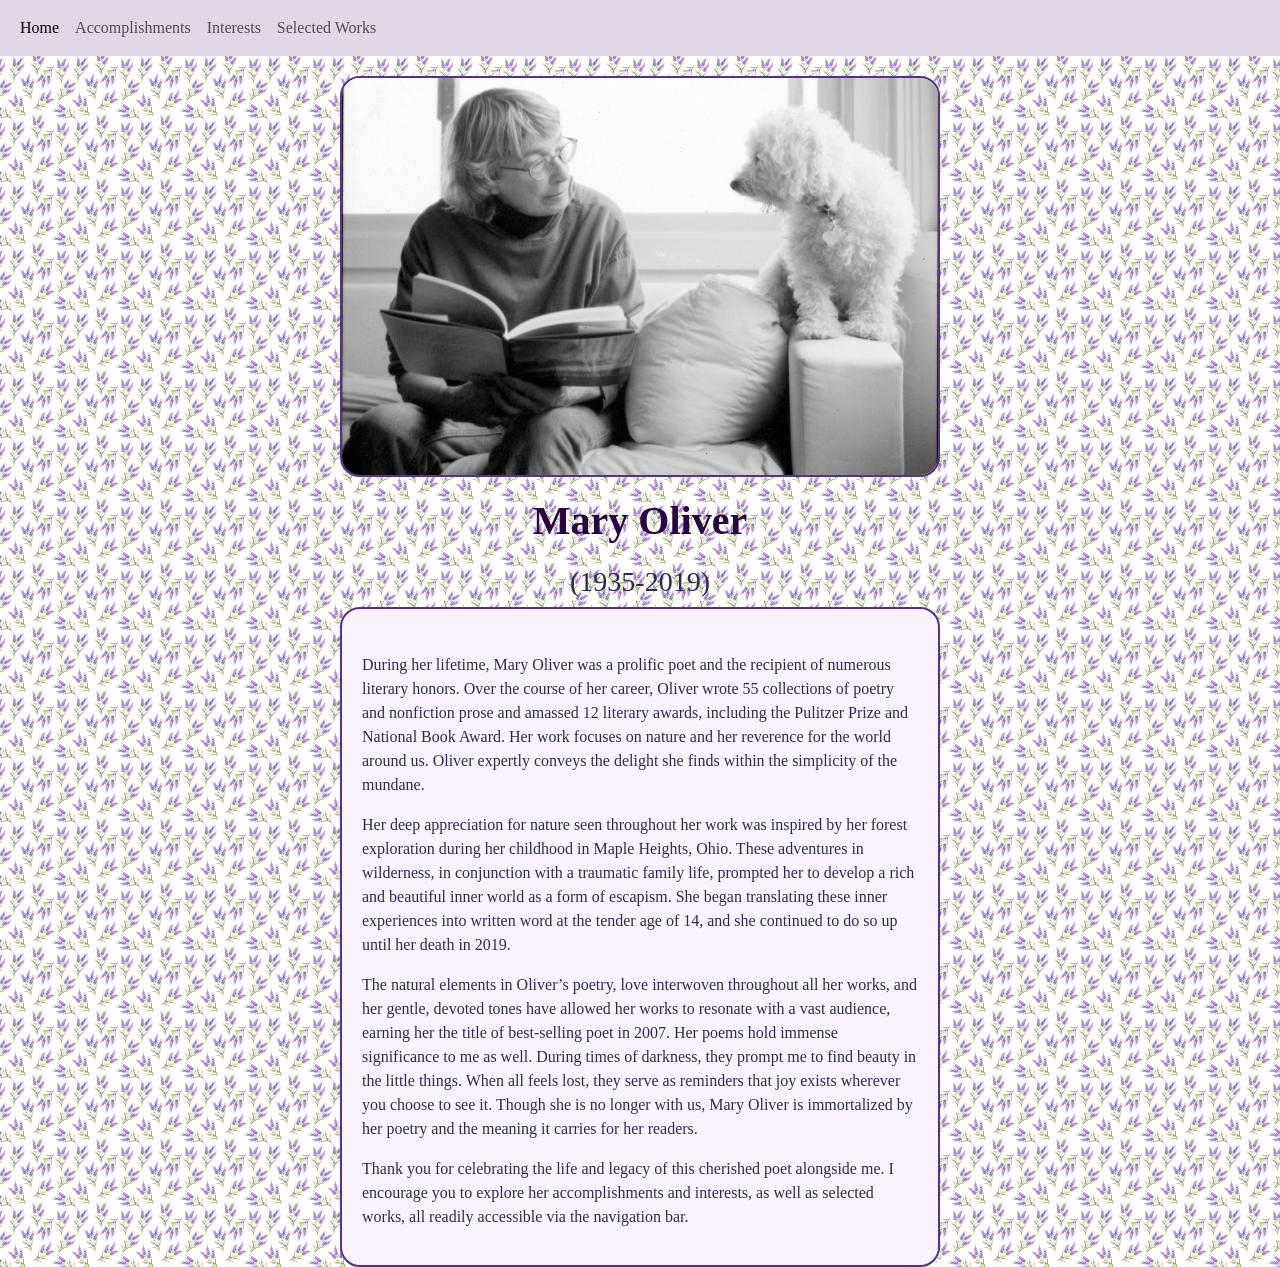
<file: index.html>
<!doctype html>
<html lang="en">

<head>
    <meta charset="utf-8">
    <meta name="viewport" content="width=device-width, initial-scale=1">
    <title>The Life of Mary Oliver</title>
    <link href="https://cdn.jsdelivr.net/npm/bootstrap@5.3.8/dist/css/bootstrap.min.css" rel="stylesheet" integrity="sha384-sRIl4kxILFvY47J16cr9ZwB07vP4J8+LH7qKQnuqkuIAvNWLzeN8tE5YBujZqJLB" crossorigin="anonymous">
        <link rel="stylesheet" href="styles/style.css">
</head>

<body>

    <nav class="navbar sticky-top navbar-expand-lg">
        <div class="container-fluid">
            <button class="navbar-toggler" type="button" data-bs-toggle="collapse"
                data-bs-target="#navbarSupportedContent" aria-controls="navbarSupportedContent" aria-expanded="false"
                aria-label="Toggle navigation">
                <span class="navbar-toggler-icon"></span>
            </button>
            <div class="collapse navbar-collapse" id="navbarSupportedContent">
                <ul class="navbar-nav me-auto mb-2 mb-lg-0">
                    <li class="nav-item">
                        <a class="nav-link active" aria-current="page" href="/index.html">Home</a>
                    </li>
                    <li class="nav-item">
                        <a class="nav-link" href="/accomplishments.html">Accomplishments</a>
                    </li>
                    <li class="nav-item">
                        <a class="nav-link" href="/interests.html">Interests</a>
                    </li>
                    <li class="nav-item">
                        <a class="nav-link" href="poems.html">Selected Works</a>
                    </li>
            </div>
        </div>
    </nav>

    <div class="container">
        <div class="row">
            <div class="col centered">
                <img class="header-img" src="/assets/maryoliverwithdog.jpeg"
                    alt="Image of an elderly Mary Oliver reading with a dog beside her">
            </div>
        </div>
    </div>
    <div class="container">
        <div class="row">
            <div class="col centered">
                <br>
                <h1>Mary Oliver</h1>
            </div>
        </div>
    <div class="container">
        <div class="row">
            <div class="col centered">
                <h3>(1935-2019)</h3><br>
            </div>
        </div>
    </div>
        <div class="container centered">
            <div class="row">
                <div class="col innerStyle"><br>
                    <p>
                        During her lifetime, Mary Oliver was a prolific poet and the recipient of numerous literary
                        honors. Over the course of her career, Oliver wrote 55 collections of poetry and nonfiction
                        prose and amassed 12 literary awards, including the Pulitzer Prize and National Book Award.
                        Her work focuses on nature and her reverence for the world around us. Oliver expertly
                        conveys the delight she finds within the simplicity of the mundane.
                    </p>
                    <p>
                        Her deep appreciation for nature seen throughout her work was inspired by her forest
                        exploration during her childhood in Maple Heights, Ohio. These adventures in wilderness, in
                        conjunction with a traumatic family life, prompted her to develop a rich and beautiful inner
                        world as a form of escapism. She began translating these inner experiences into written word
                        at the tender age of 14, and she continued to do so up until her death in 2019.
                    </p>
                    <p>
                        The natural elements in Oliver’s poetry, love interwoven throughout all her works, and her
                        gentle, devoted tones have allowed her works to resonate with a vast audience, earning her
                        the title of best-selling poet in 2007. Her poems hold immense significance to me as well.
                        During times of darkness, they prompt me to find beauty in the little things. When all feels
                        lost, they serve as reminders that joy exists wherever you choose to see it. Though she is
                        no longer with us, Mary Oliver is immortalized by her poetry and the meaning it carries for
                        her readers.
                    </p>
                    <p>
                        Thank you for celebrating the life and legacy of this cherished poet alongside me. I
                        encourage you to explore her accomplishments and interests, as well as selected works, all
                        readily accessible via the navigation bar.
                    </p>
                </div>
            </div>
        </div>
    </div>
    <script src="https://cdn.jsdelivr.net/npm/bootstrap@5.3.8/dist/js/bootstrap.bundle.min.js" integrity="sha384-FKyoEForCGlyvwx9Hj09JcYn3nv7wiPVlz7YYwJrWVcXK/BmnVDxM+D2scQbITxI" crossorigin="anonymous"></script>
</body>

</html>
</file>
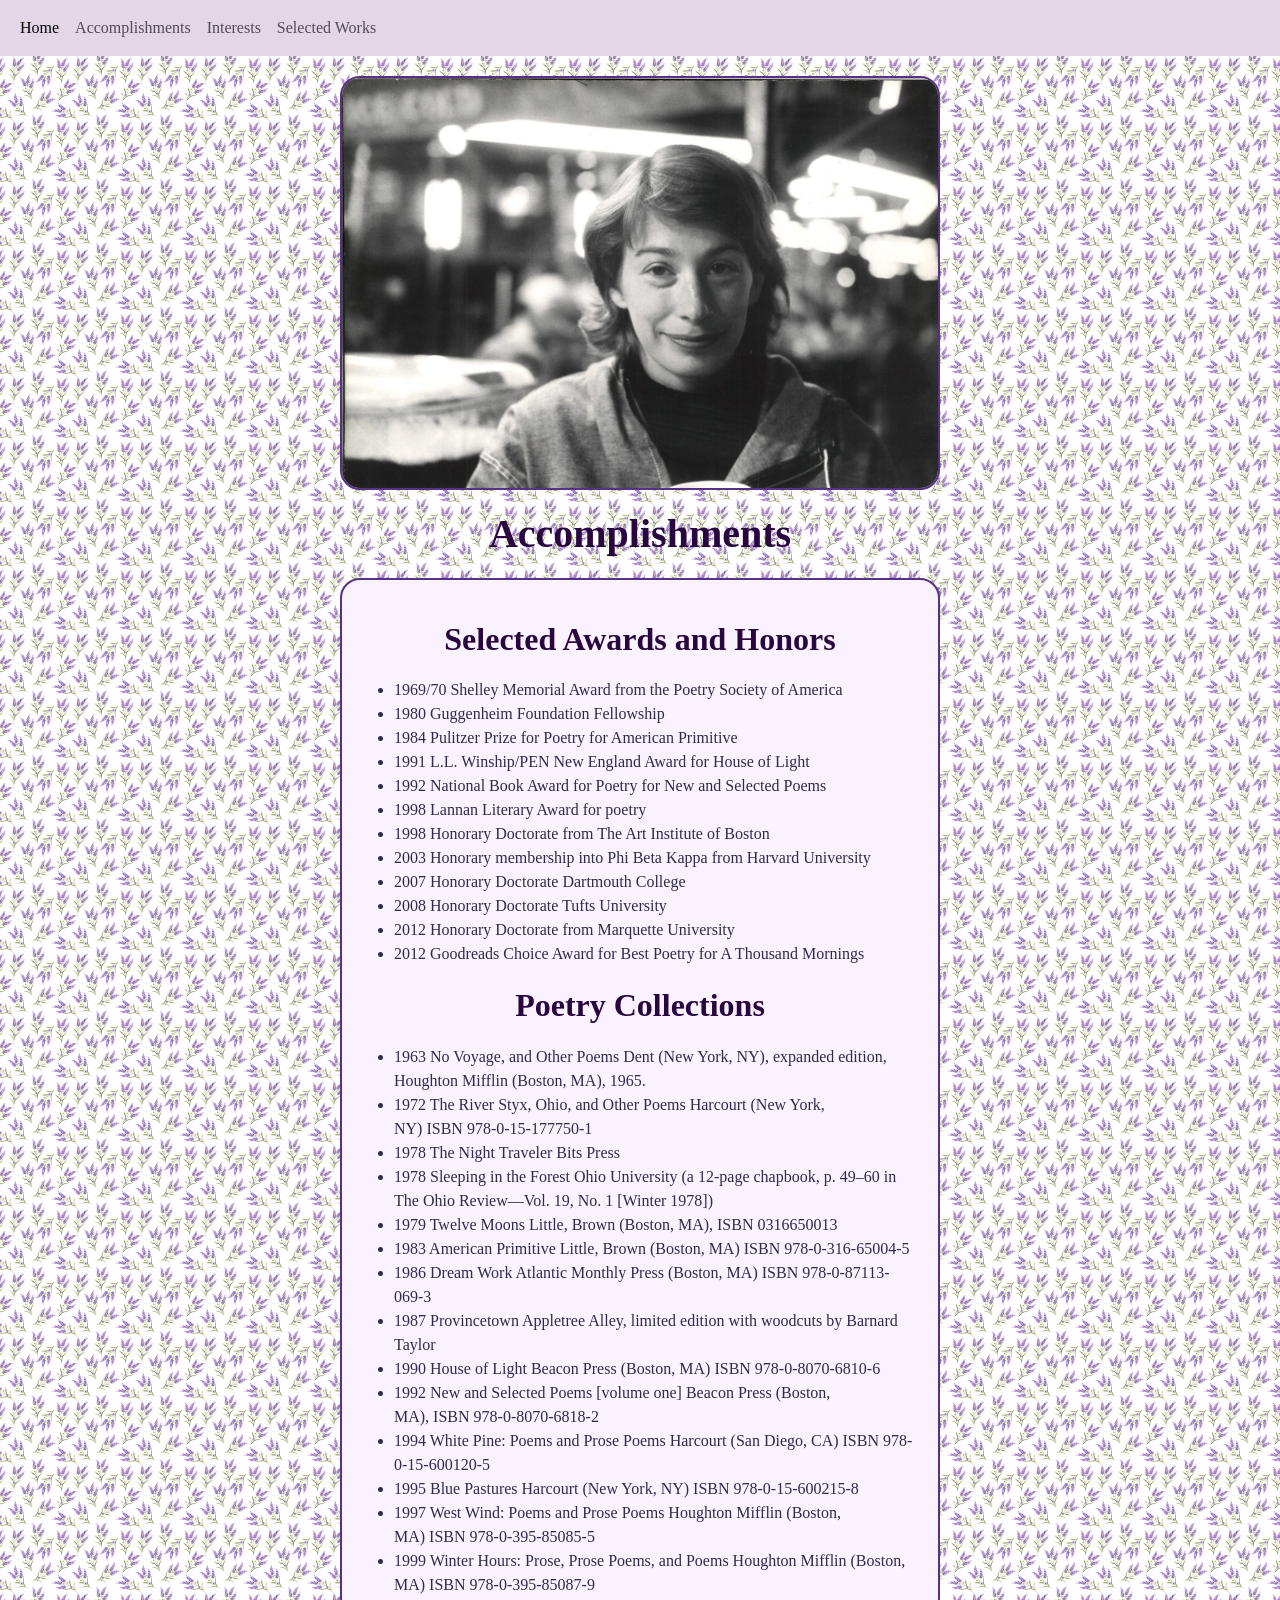
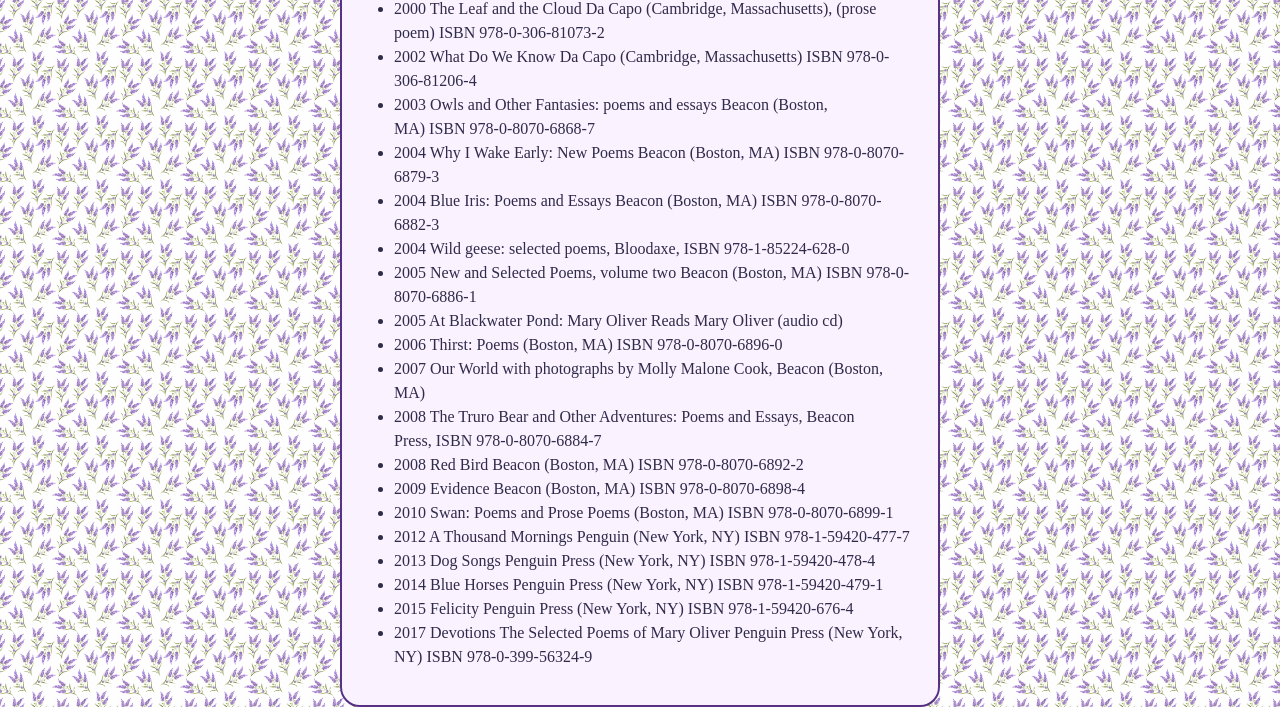
<file: accomplishments.html>
<!doctype html>
<html lang="en">

<head>
    <meta charset="utf-8">
    <meta name="viewport" content="width=device-width, initial-scale=1">
    <title>Accomplishments</title>
    <link href="https://cdn.jsdelivr.net/npm/bootstrap@5.3.8/dist/css/bootstrap.min.css" rel="stylesheet"
        integrity="sha384-sRIl4kxILFvY47J16cr9ZwB07vP4J8+LH7qKQnuqkuIAvNWLzeN8tE5YBujZqJLB" crossorigin="anonymous">
    <link rel="stylesheet" href="styles/style.css">
</head>

<body>

    <nav class="navbar sticky-top navbar-expand-lg">
        <div class="container-fluid">
            <button class="navbar-toggler" type="button" data-bs-toggle="collapse"
                data-bs-target="#navbarSupportedContent" aria-controls="navbarSupportedContent" aria-expanded="false"
                aria-label="Toggle navigation">
                <span class="navbar-toggler-icon"></span>
            </button>
            <div class="collapse navbar-collapse" id="navbarSupportedContent">
                <ul class="navbar-nav me-auto mb-2 mb-lg-0">
                    <li class="nav-item">
                        <a class="nav-link active" aria-current="page" href="/index.html">Home</a>
                    </li>
                    <li class="nav-item">
                        <a class="nav-link" href="/accomplishments.html">Accomplishments</a>
                    </li>
                    <li class="nav-item">
                        <a class="nav-link" href="/interests.html">Interests</a>
                    </li>
                    <li class="nav-item">
                        <a class="nav-link" href="poems.html">Selected Works</a>
                    </li>
            </div>
        </div>
    </nav>

    <div class="container">
        <div class="row">
            <div class="col centered">
                <img class="header-img" src="/assets/Mary-Oliver-Image-scaled.jpg"
                    alt="a black and white image of young Mary Oliver smiling">
            </div>
        </div>
    </div>
    <div class="container">
        <div class="row">
            <div class="col centered">
                <br>
                <h1>Accomplishments</h1>
            </div>
        </div>
        <div class="container centered">
            <div class="row outerStyle">
                <div class="col innerStyle">
                    <h2>Selected Awards and Honors</h2>
                    <ul>
                        <li>
                            1969/70 Shelley Memorial Award from the Poetry Society of America</li>
                        <li>1980 Guggenheim Foundation Fellowship
                        </li>
                        <li>1984 Pulitzer Prize for Poetry for American Primitive
                        </li>
                        <li>1991 L.L. Winship/PEN New England Award for House of Light
                        </li>
                        <li>1992 National Book Award for Poetry for New and Selected Poems
                        </li>
                        <li>1998 Lannan Literary Award for poetry
                        </li>
                        <li>1998 Honorary Doctorate from The Art Institute of Boston
                        </li>
                        <li>2003 Honorary membership into Phi Beta Kappa from Harvard University
                        </li>
                        <li>2007 Honorary Doctorate Dartmouth College
                        </li>
                        <li>2008 Honorary Doctorate Tufts University
                        </li>
                        <li>2012 Honorary Doctorate from Marquette University
                        </li>
                        <li>2012 Goodreads Choice Award for Best Poetry for A Thousand Mornings
                        </li>
                    </ul>


                    <h2>Poetry Collections</h2>
                    <ul>
                        <li>1963 No Voyage, and Other Poems Dent (New York, NY), expanded edition, Houghton Mifflin
                            (Boston,
                            MA), 1965.
                        </li>
                        <li>1972 The River Styx, Ohio, and Other Poems Harcourt (New York, NY) ISBN 978-0-15-177750-1
                        </li>
                        <li>1978 The Night Traveler Bits Press
                        </li>
                        <li>1978 Sleeping in the Forest Ohio University (a 12-page chapbook, p. 49–60 in The Ohio
                            Review—Vol. 19, No. 1 [Winter 1978])
                        </li>
                        <li>1979 Twelve Moons Little, Brown (Boston, MA), ISBN 0316650013
                        </li>
                        <li>1983 American Primitive Little, Brown (Boston, MA) ISBN 978-0-316-65004-5
                        </li>
                        <li>1986 Dream Work Atlantic Monthly Press (Boston, MA) ISBN 978-0-87113-069-3
                        </li>
                        <li>1987 Provincetown Appletree Alley, limited edition with woodcuts by Barnard Taylor
                        </li>
                        <li>1990 House of Light Beacon Press (Boston, MA) ISBN 978-0-8070-6810-6
                        </li>
                        <li>1992 New and Selected Poems [volume one] Beacon Press (Boston, MA), ISBN 978-0-8070-6818-2
                        </li>
                        <li>1994 White Pine: Poems and Prose Poems Harcourt (San Diego, CA) ISBN 978-0-15-600120-5
                        </li>
                        <li>1995 Blue Pastures Harcourt (New York, NY) ISBN 978-0-15-600215-8
                        </li>
                        <li>1997 West Wind: Poems and Prose Poems Houghton Mifflin (Boston, MA) ISBN 978-0-395-85085-5
                        </li>
                        <li>1999 Winter Hours: Prose, Prose Poems, and Poems Houghton Mifflin (Boston,
                            MA) ISBN 978-0-395-85087-9
                        </li>
                        <li>2000 The Leaf and the Cloud Da Capo (Cambridge, Massachusetts), (prose
                            poem) ISBN 978-0-306-81073-2
                        </li>
                        <li>2002 What Do We Know Da Capo (Cambridge, Massachusetts) ISBN 978-0-306-81206-4
                        </li>
                        <li>2003 Owls and Other Fantasies: poems and essays Beacon (Boston, MA) ISBN 978-0-8070-6868-7
                        </li>
                        <li>2004 Why I Wake Early: New Poems Beacon (Boston, MA) ISBN 978-0-8070-6879-3
                        </li>
                        <li>2004 Blue Iris: Poems and Essays Beacon (Boston, MA) ISBN 978-0-8070-6882-3
                        </li>
                        <li>2004 Wild geese: selected poems, Bloodaxe, ISBN 978-1-85224-628-0
                        </li>
                        <li>2005 New and Selected Poems, volume two Beacon (Boston, MA) ISBN 978-0-8070-6886-1
                        </li>
                        <li>2005 At Blackwater Pond: Mary Oliver Reads Mary Oliver (audio cd)
                        </li>
                        <li>2006 Thirst: Poems (Boston, MA) ISBN 978-0-8070-6896-0
                        </li>
                        <li>2007 Our World with photographs by Molly Malone Cook, Beacon (Boston, MA)
                        </li>
                        <li>2008 The Truro Bear and Other Adventures: Poems and Essays, Beacon
                            Press, ISBN 978-0-8070-6884-7
                        </li>
                        <li>2008 Red Bird Beacon (Boston, MA) ISBN 978-0-8070-6892-2
                        </li>
                        <li>2009 Evidence Beacon (Boston, MA) ISBN 978-0-8070-6898-4
                        </li>
                        <li>2010 Swan: Poems and Prose Poems (Boston, MA) ISBN 978-0-8070-6899-1
                        </li>
                        <li>2012 A Thousand Mornings Penguin (New York, NY) ISBN 978-1-59420-477-7
                        </li>
                        <li>2013 Dog Songs Penguin Press (New York, NY) ISBN 978-1-59420-478-4
                        </li>
                        <li>2014 Blue Horses Penguin Press (New York, NY) ISBN 978-1-59420-479-1
                        </li>
                        <li>2015 Felicity Penguin Press (New York, NY) ISBN 978-1-59420-676-4
                        </li>
                        <li>2017 Devotions The Selected Poems of Mary Oliver Penguin Press (New York,
                            NY) ISBN 978-0-399-56324-9
                    </ul>
                </div>
            </div>
        </div>
    </div>
    <script src="https://cdn.jsdelivr.net/npm/bootstrap@5.3.8/dist/js/bootstrap.bundle.min.js"
        integrity="sha384-FKyoEForCGlyvwx9Hj09JcYn3nv7wiPVlz7YYwJrWVcXK/BmnVDxM+D2scQbITxI"
        crossorigin="anonymous"></script>

</body>

</html>
</file>
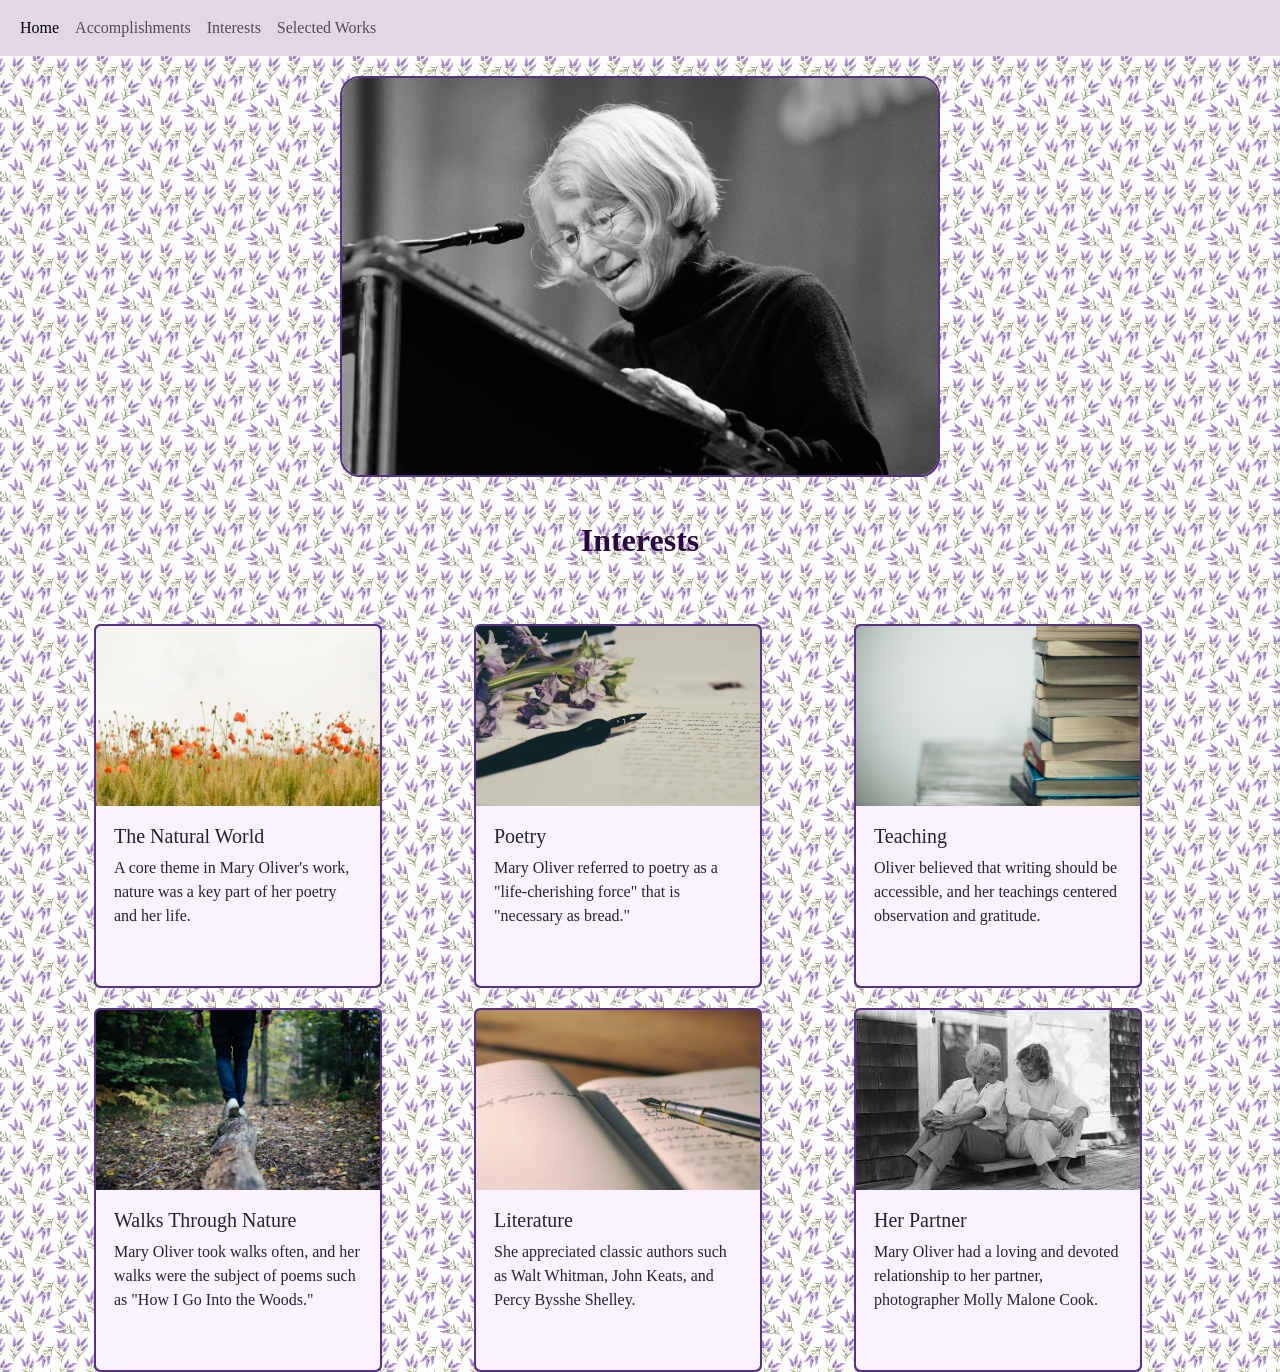
<file: interests.html>
<!doctype html>
<html lang="en">

<head>
    <meta charset="utf-8">
    <meta name="viewport" content="width=device-width, initial-scale=1">
    <title>Interests</title>
        <link href="https://cdn.jsdelivr.net/npm/bootstrap@5.3.8/dist/css/bootstrap.min.css" rel="stylesheet" integrity="sha384-sRIl4kxILFvY47J16cr9ZwB07vP4J8+LH7qKQnuqkuIAvNWLzeN8tE5YBujZqJLB" crossorigin="anonymous">
 <link rel="stylesheet" href="styles/style.css">
</head>

<body>
 <nav class="navbar sticky-top navbar-expand-lg">
        <div class="container-fluid">
            <button class="navbar-toggler" type="button" data-bs-toggle="collapse"
                data-bs-target="#navbarSupportedContent" aria-controls="navbarSupportedContent" aria-expanded="false"
                aria-label="Toggle navigation">
                <span class="navbar-toggler-icon"></span>
            </button>
            <div class="collapse navbar-collapse" id="navbarSupportedContent">
                <ul class="navbar-nav me-auto mb-2 mb-lg-0">
                    <li class="nav-item">
                        <a class="nav-link active" aria-current="page" href="/index.html">Home</a>
                    </li>
                    <li class="nav-item">
                        <a class="nav-link" href="/accomplishments.html">Accomplishments</a>
                    </li>
                    <li class="nav-item">
                        <a class="nav-link" href="/interests.html">Interests</a>
                    </li>
                    <li class="nav-item">
                        <a class="nav-link" href="poems.html">Selected Works</a>
                    </li>
            </div>
        </div>
    </nav>
    <div class="container">
        <div class="row">
            <div class="col centered">
                <img class="header-img" src="/assets/mary-oliver-1547806144.jpg"
                    alt="black and white image of an elderly Mary Oliver speaking at a podium">
            </div>
        </div>
    </div><br>
    <div class="container">
        <div class="row">
            <div class="col"><h2>Interests</h2></div>
        </div>
    </div>
    <br>
    <div class="container">
        <div class="row">
            <div class="col">
                <div class="container">
                    <div class="row">
                        <div class="col">
                            <div class="card" style="width: 18rem;">
                                <img src="/assets/henry-be-IicyiaPYGGI-unsplash.jpg" class="card-img-top" alt="a field of orange flowers">
                                <div class="card-body">
                                    <h5 class="card-title">The Natural World</h5>
                                    <p class="card-text">A core theme in Mary Oliver's work, nature was a key part of her poetry and her life.</p>
                                </div>
                            </div>
                        </div>
                    </div>
                </div>
            </div>
            <div class="col">
                <div class="container">
                    <div class="row">
                        <div class="col">
                            <div class="card" style="width: 18rem;">
                                <img src="/assets/debby-hudson-DR31squbFoA-unsplash.jpg" class="card-img-top" alt="a fountain pen next to purple flowers resting on a piece of paper with writing on it">
                                <div class="card-body">
                                    <h5 class="card-title">Poetry</h5>
                                    <p class="card-text">Mary Oliver referred to poetry as a "life-cherishing force" that is "necessary as bread."</p>
                                </div>
                            </div>
                        </div>
                    </div>
                </div>
            </div>
            <div class="col">
                <div class="container">
                    <div class="row">
                        <div class="col">
                            <div class="card" style="width: 18rem;">
                                <img src="/assets/alexander-grey-eMP4sYPJ9x0-unsplash.jpg" class="card-img-top" alt="a stack of books">
                                <div class="card-body">
                                    <h5 class="card-title">Teaching</h5>
                                    <p class="card-text">Oliver believed that writing should be accessible, and her teachings centered observation and gratitude.</p>
                                </div>
                            </div>
                        </div>
                    </div>
                </div>
            </div>
        </div>
        <div class="row">
            <div class="col">
                <div class="container">
                    <div class="row">
                        <div class="col">
                            <div class="card" style="width: 18rem;">
                                <img src="/assets/jon-flobrant-_r19nfvS3wY-unsplash.jpg" class="card-img-top" alt="a person from behind walking through a forest">
                                <div class="card-body">
                                    <h5 class="card-title">Walks Through Nature</h5>
                                    <p class="card-text">Mary Oliver took walks often, and her walks were the subject of poems such as "How I Go Into the Woods."</p>
                                </div>
                            </div>
                        </div>
                    </div>
                </div>
            </div>
            <div class="col">
                <div class="container">
                    <div class="row">
                        <div class="col">
                            <div class="card" style="width: 18rem;">
                                <img src="/assets/aaron-burden-CKlHKtCJZKk-unsplash.jpg" class="card-img-top" alt="a fountain pen resting in a journal. the journal has writing on its pages">
                                <div class="card-body">
                                    <h5 class="card-title">Literature</h5>
                                    <p class="card-text">She appreciated classic authors such as Walt Whitman, John Keats, and Percy Bysshe Shelley.</p>
                                </div>
                            </div>
                        </div>
                    </div>
                </div>
            </div>
            <div class="col">
                <div class="container">
                    <div class="row">
                        <div class="col">
                            <div class="card" style="width: 18rem;">
                                <img src="/assets/mollymalonecookandmaryoliver.jpg" class="card-img-top" alt="an image of mary oliver and her partner molly malone cook. they are sitting, looking at each other, and smiling.">
                                <div class="card-body">
                                    <h5 class="card-title">Her Partner</h5>
                                    <p class="card-text">Mary Oliver had a loving and devoted relationship to her partner, photographer Molly Malone Cook.</p>
                                </div>
                            </div>
                        </div>
                    </div>
                </div>
            </div>
        </div>
    </div>
    <script src="https://cdn.jsdelivr.net/npm/bootstrap@5.3.8/dist/js/bootstrap.bundle.min.js" integrity="sha384-FKyoEForCGlyvwx9Hj09JcYn3nv7wiPVlz7YYwJrWVcXK/BmnVDxM+D2scQbITxI" crossorigin="anonymous"></script>
</body>

</html>
</file>
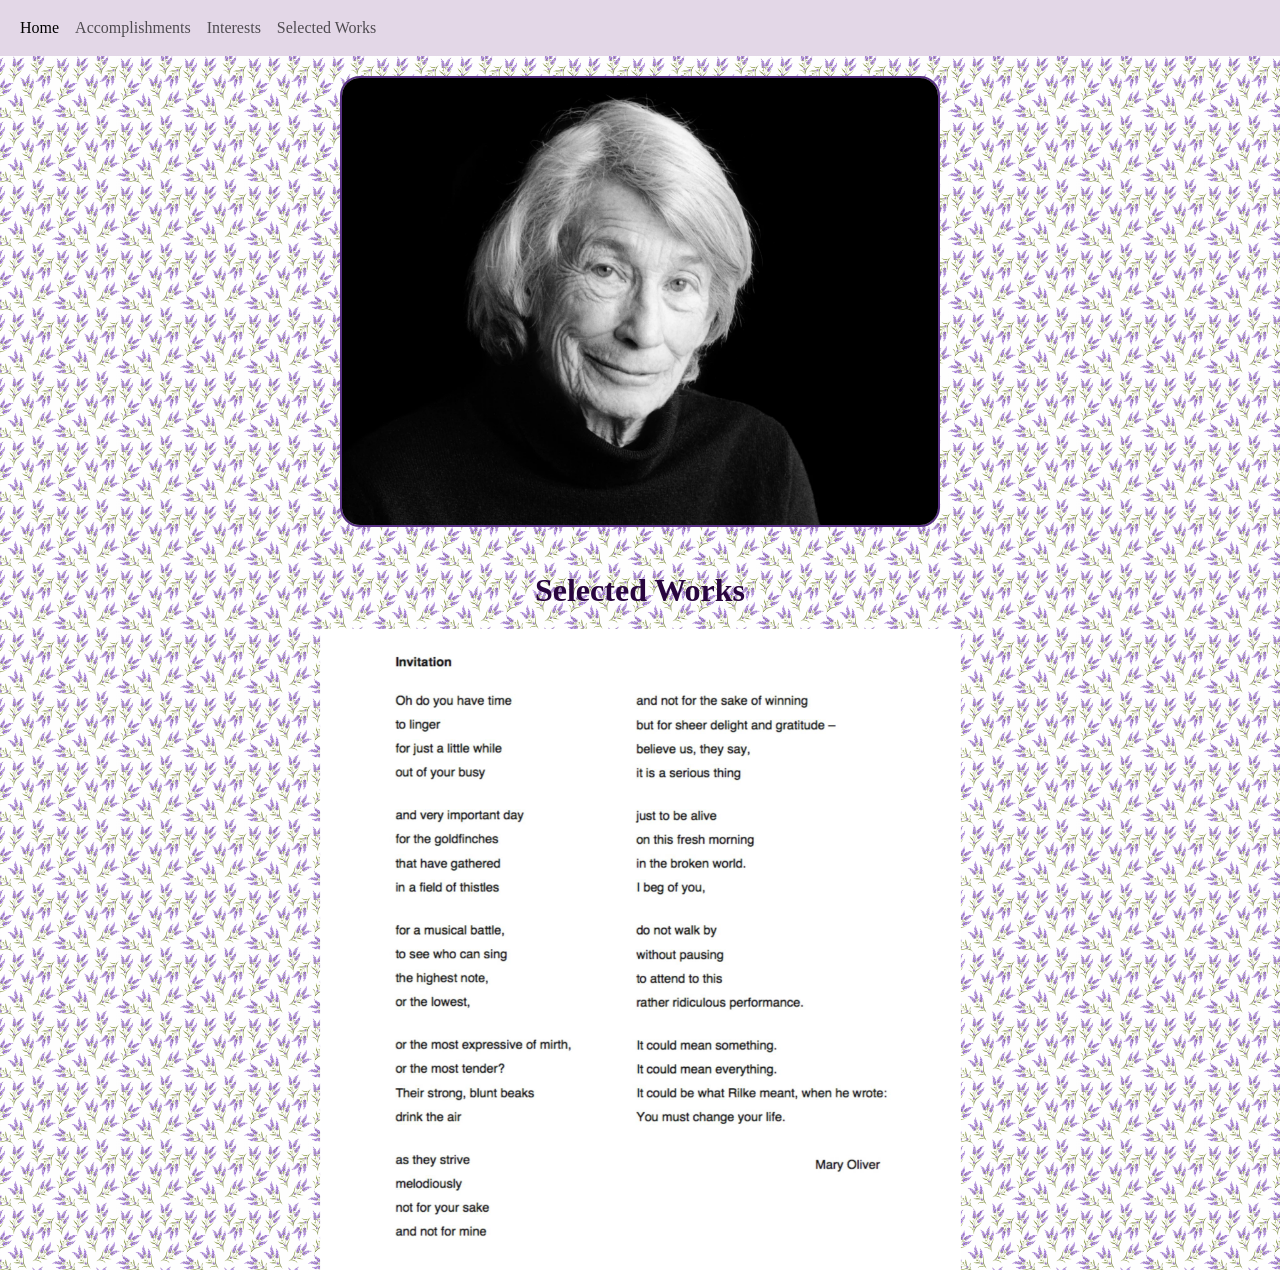
<file: poems.html>
<!doctype html>
<html lang="en">

<head>
    <meta charset="utf-8">
    <meta name="viewport" content="width=device-width, initial-scale=1">
    <title>Selected Works</title>
    <link href="https://cdn.jsdelivr.net/npm/bootstrap@5.3.8/dist/css/bootstrap.min.css" rel="stylesheet"
        integrity="sha384-sRIl4kxILFvY47J16cr9ZwB07vP4J8+LH7qKQnuqkuIAvNWLzeN8tE5YBujZqJLB" crossorigin="anonymous">
    <link rel="stylesheet" href="styles/style.css">
</head>

<body>
    <nav class="navbar sticky-top navbar-expand-lg">
        <div class="container-fluid">
            <button class="navbar-toggler" type="button" data-bs-toggle="collapse"
                data-bs-target="#navbarSupportedContent" aria-controls="navbarSupportedContent" aria-expanded="false"
                aria-label="Toggle navigation">
                <span class="navbar-toggler-icon"></span>
            </button>
            <div class="collapse navbar-collapse" id="navbarSupportedContent">
                <ul class="navbar-nav me-auto mb-2 mb-lg-0">
                    <li class="nav-item">
                        <a class="nav-link active" aria-current="page" href="/index.html">Home</a>
                    </li>
                    <li class="nav-item">
                        <a class="nav-link" href="/accomplishments.html">Accomplishments</a>
                    </li>
                    <li class="nav-item">
                        <a class="nav-link" href="/interests.html">Interests</a>
                    </li>
                    <li class="nav-item">
                        <a class="nav-link" href="poems.html">Selected Works</a>
                    </li>
            </div>
        </div>
    </nav>
    <div class="container">
        <div class="row">
            <div class="col centered">
                <img class="header-img" src="/assets/download.webp"
                    alt="black and white image of an elderly Mary Oliver speaking at a podium">
            </div>
        </div>
    </div><br>
    <div class="container">
        <div class="row">
            <div class="col">
                <h2>Selected Works</h2>
            </div>
        </div>
    </div>
    <div class="container">
        <div class="row centered">
            <div class="col-7">
                <div id="carouselExample" class="carousel slide">
                    <div class="carousel-inner">
                        <div class="carousel-item active">
                            <img src="/assets/theinvitation.jpg" class="d-block w-100"
                                alt="the invitation by mary oliver">
                        </div>
                        <div class="carousel-item">
                            <img src="/assets/wildgeese.jpg" class="d-block w-100" alt="wild geese by mary oliver">
                        </div>
                        <div class="carousel-item">
                            <img src="/assets/thesummerdaymaryoliver.jpg" class="d-block w-100"
                                alt="the summer day by mary oliver">
                        </div>
                    </div>
                    <button class="carousel-control-prev" type="button" data-bs-target="#carouselExample"
                        data-bs-slide="prev">
                        <span class="carousel-control-prev-icon" aria-hidden="true"></span>
                        <span class="visually-hidden">Previous</span>
                    </button>
                    <button class="carousel-control-next" type="button" data-bs-target="#carouselExample"
                        data-bs-slide="next">
                        <span class="carousel-control-next-icon" aria-hidden="true"></span>
                        <span class="visually-hidden">Next</span>
                    </button>
                </div>
            </div>
        </div>
    </div>
    <script src="https://cdn.jsdelivr.net/npm/bootstrap@5.3.8/dist/js/bootstrap.bundle.min.js"
        integrity="sha384-FKyoEForCGlyvwx9Hj09JcYn3nv7wiPVlz7YYwJrWVcXK/BmnVDxM+D2scQbITxI"
        crossorigin="anonymous"></script>
</body>

</html>
</file>
<file: styles/style.css>
body {
    font-family:Georgia, 'Times New Roman', Times, serif;
    background-color:#f9ecff;
    color: #2f2b4a; 
    background-image: url(/assets/lavender-flowers-floral-pattern.jpg);
    background-color: #BFACC5;
    background-repeat: repeat;
    background-size: 5%;
}

::-webkit-scrollbar {
    width: 12px;
}

::-webkit-scrollbar-track {
    -webkit-box-shadow: inset 0 0 6px #583184;
    background-color: #BFACC5;
    border-radius: 10px;
}

::-webkit-scrollbar-thumb {
    border-radius: 10px;
    background-color:#583184;
    -webkit-box-shadow: inset 0 0 6px rgba(15, 15, 15, 0.7);
}

.header-img {
    max-width: 600px;
    margin-top: 20px;
    border-radius: 20px;
    border: 2px solid #583184;

}

h1, h2 {
    margin: 20px;
    text-align: center;
    font-weight: bold;
    color: #29063f;
}
a {
    color: #29063f;
}

.innerStyle {
    max-width: 600px;
    border-radius: 20px;
    background-color: #fbf2ff;
    border: 2px solid #583184;
    padding: 20px;
}

.centered {
    display: flex;
    justify-content: center;
    align-items: center;
}

.card-img-top {
    max-height: 180px;
}

.card {
        margin-top: 20px;
        border: 2px solid #583184;
        background-color: #583184;
}

.card-body{
    background-color: #fbf2ff;
    border: 2px solid #fbf2ff;
    border-bottom-left-radius: 5px;
    border-bottom-right-radius: 5px;
    height: 180px;

}
.navbar {
    background-color: #E3D7E7;
}
</file>
